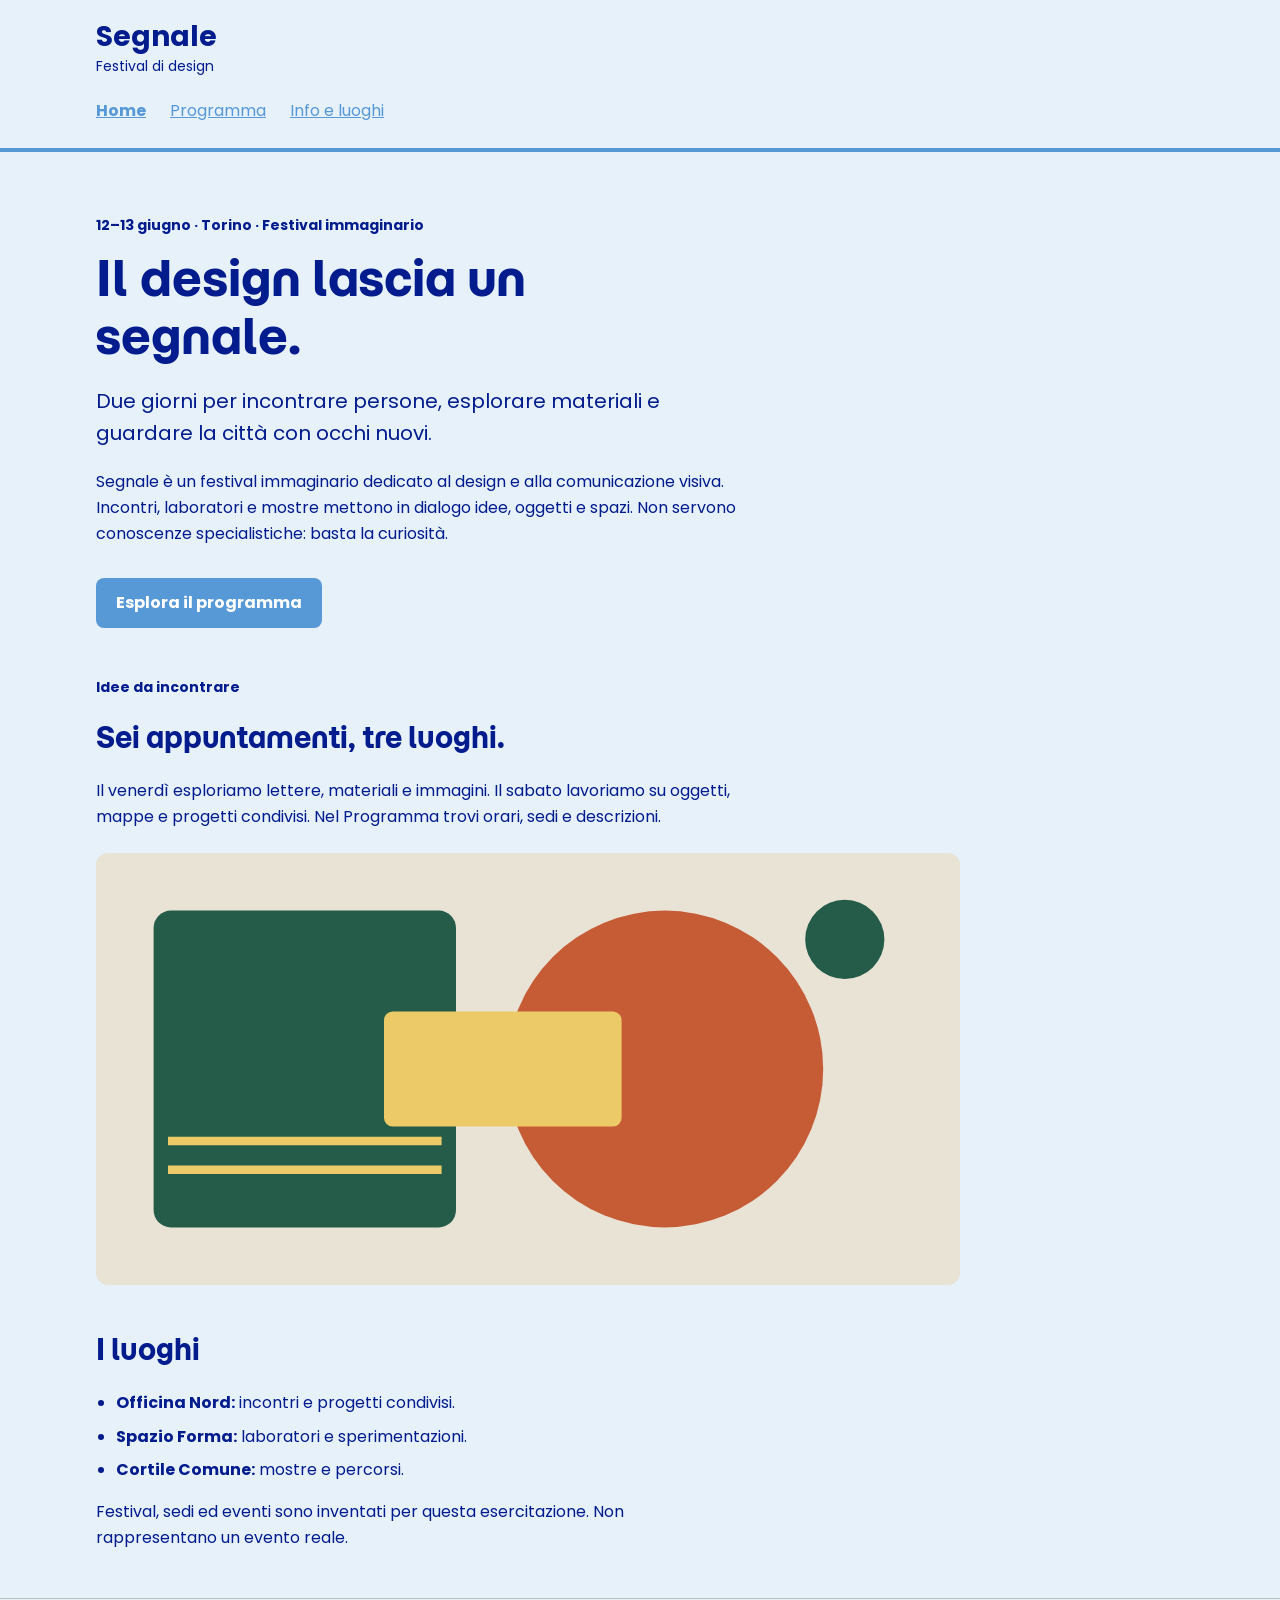
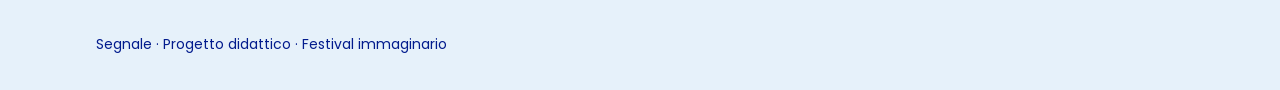
<file: index.html>
<!doctype html>
<html lang="it">
<head>
  <link rel="preconnect" href="https://fonts.googleapis.com">
  <link rel="preconnect" href="https://fonts.gstatic.com" crossorigin>
  <link href="https://fonts.googleapis.com/css2?family=Momo+Trust+Display&family=Poppins:wght@400;500;600;700&display=swap" rel="stylesheet">
  <meta charset="utf-8">
  <meta name="viewport" content="width=device-width, initial-scale=1">
  <title>Segnale — Festival di design</title>
  <link rel="stylesheet" href="style.css">
</head>
<body>
  <a class="skip-link" href="#contenuto">Vai al contenuto</a>
  <header class="site-header">
    <div class="container">
      <a class="brand" href="index.html">Segnale<span>Festival di design</span></a>
      <nav aria-label="Navigazione principale">
        <a href="index.html" aria-current="page">Home</a>

        <a href="programma.html">Programma</a>
        <a href="info.html">Info e luoghi</a>
      </nav>
    </div>
  </header>

  <main id="contenuto" class="container">
    <section class="intro" aria-labelledby="titolo-home">
      <p class="eyebrow">12–13 giugno · Torino · Festival immaginario</p>
      <h1 id="titolo-home">Il design lascia un segnale.</h1>
      <p class="lead">Due giorni per incontrare persone, esplorare materiali e guardare la città con occhi nuovi.</p>
      <p class="reading-text">Segnale è un festival immaginario dedicato al design e alla comunicazione visiva. Incontri, laboratori e mostre mettono in dialogo idee, oggetti e spazi. Non servono conoscenze specialistiche: basta la curiosità.</p>
      <!-- Da completare: anche questo collegamento deve aprire il Programma. -->
      <a class="button-link" href="programma.html">Esplora il programma</a>
    </section>

    <section class="content-section" aria-labelledby="titolo-festival">
      <p class="eyebrow">Idee da incontrare</p>
      <h2 id="titolo-festival">Sei appuntamenti, tre luoghi.</h2>
      <p class="reading-text">Il venerdì esploriamo lettere, materiali e immagini. Il sabato lavoriamo su oggetti, mappe e progetti condivisi. Nel Programma trovi orari, sedi e descrizioni.</p>
      <img class="festival-image" src="assets/festival.svg" alt="Composizione geometrica di cerchi e rettangoli nei colori del festival" width="1200" height="600">
    </section>

    <section class="content-section" aria-labelledby="titolo-luoghi">
      <h2 id="titolo-luoghi">I luoghi</h2>
      <ul class="venues">
        <li><strong>Officina Nord:</strong> incontri e progetti condivisi.</li>
        <li><strong>Spazio Forma:</strong> laboratori e sperimentazioni.</li>
        <li><strong>Cortile Comune:</strong> mostre e percorsi.</li>
      </ul>
      <p class="reading-text">Festival, sedi ed eventi sono inventati per questa esercitazione. Non rappresentano un evento reale.</p>
    </section>
  </main>

  <footer class="site-footer"><div class="container"><p>Segnale · Progetto didattico · Festival immaginario</p></div></footer>
</body>
</html>
</file>
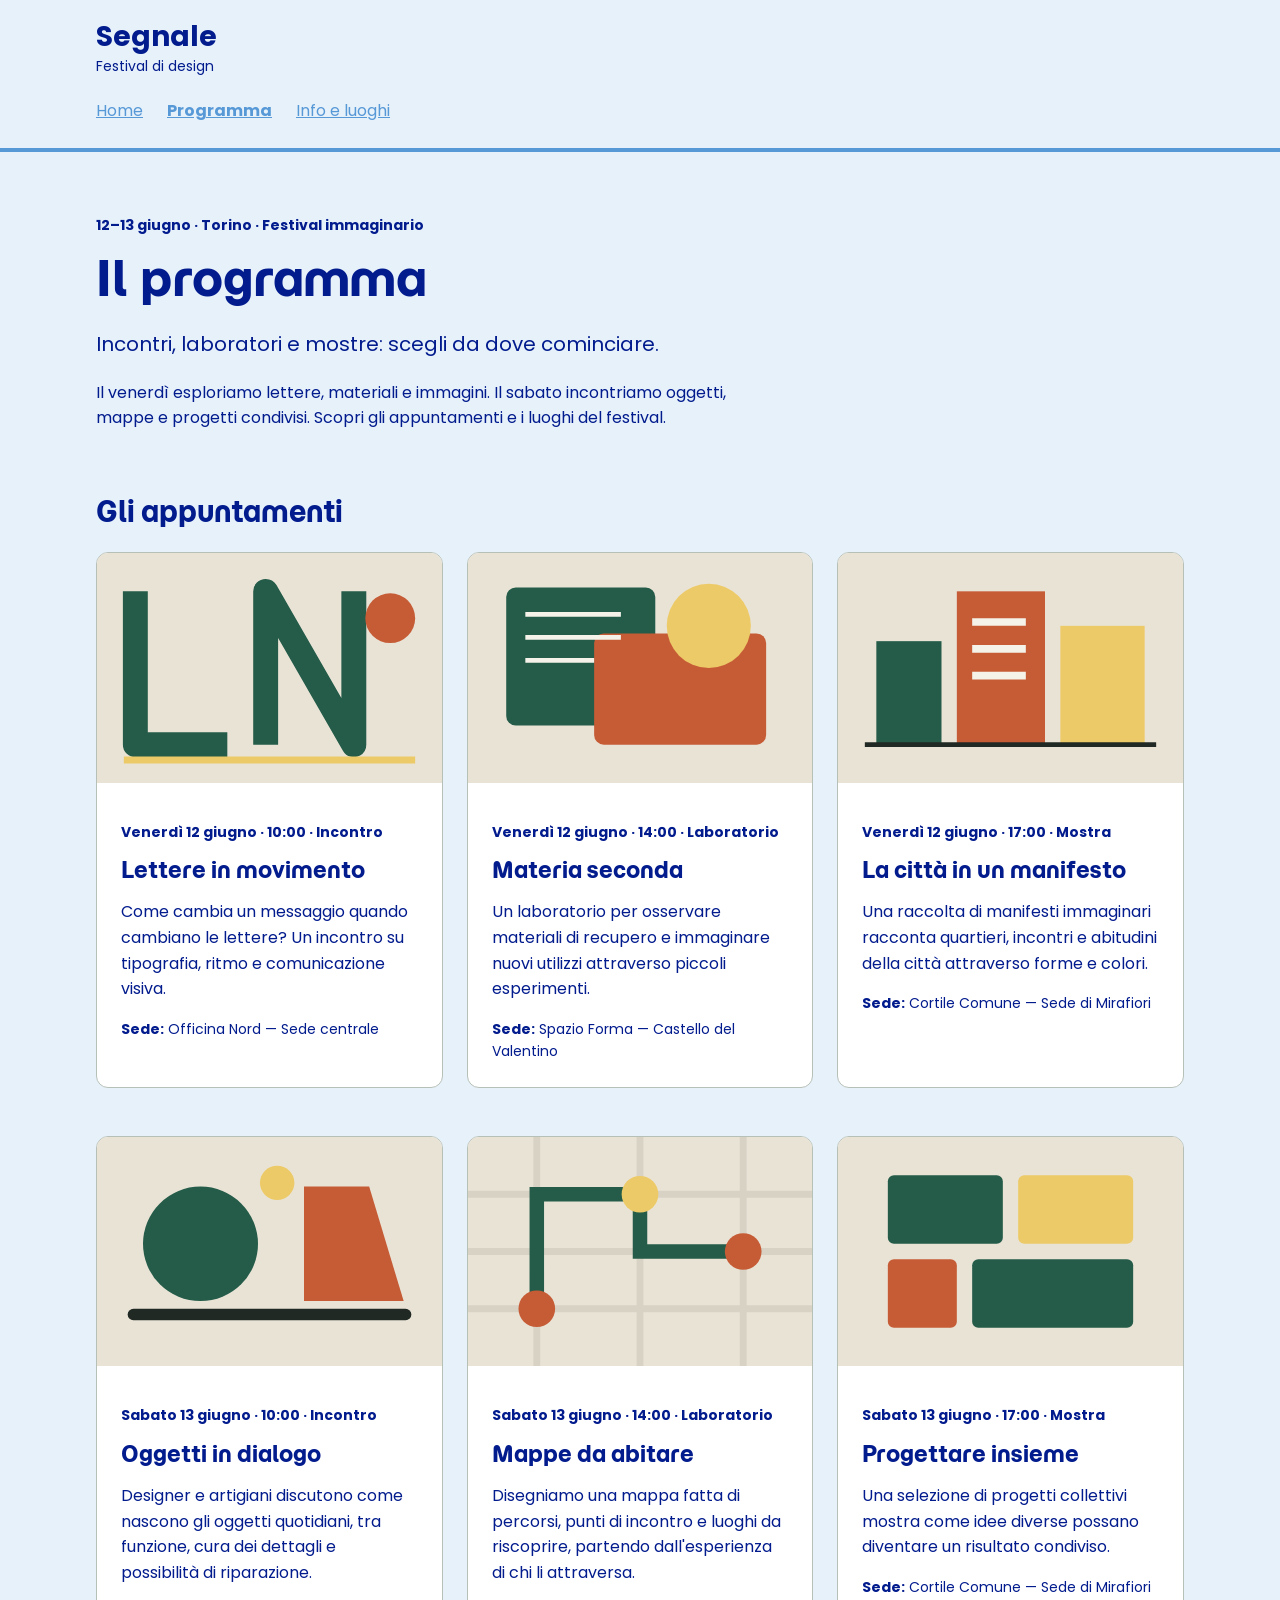
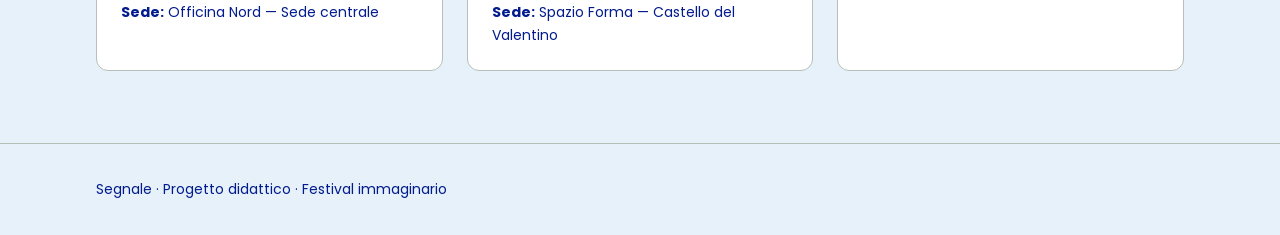
<file: programma.html>
<!doctype html>
<html lang="it">
<head>
  <meta charset="utf-8">
  <meta name="viewport" content="width=device-width, initial-scale=1">
  <title>Programma — Segnale</title>
  <link rel="preconnect" href="https://fonts.googleapis.com">
  <link rel="preconnect" href="https://fonts.gstatic.com" crossorigin>
  <link href="https://fonts.googleapis.com/css2?family=Momo+Trust+Display&family=Poppins:wght@400;500;600;700&display=swap" rel="stylesheet">
  <link rel="stylesheet" href="style.css">
</head>
<body>
  <a class="skip-link" href="#contenuto">Vai al contenuto</a>
  <header class="site-header">
    <div class="container">
      <a class="brand" href="index.html">Segnale<span>Festival di design</span></a>
      <nav aria-label="Navigazione principale">
        <a href="index.html">Home</a>
        <a href="programma.html" aria-current="page">Programma</a>
        <a href="info.html">Info e luoghi</a>
      </nav>
    </div>
  </header>

  <main id="contenuto" class="container">
    <section class="intro" aria-labelledby="titolo-programma">
      <p class="eyebrow">12–13 giugno · Torino · Festival immaginario</p>
      <h1 id="titolo-programma">Il programma</h1>
      <p class="lead">Incontri, laboratori e mostre: scegli da dove cominciare.</p>
      <p class="reading-text">Il venerdì esploriamo lettere, materiali e immagini. Il sabato incontriamo oggetti, mappe e progetti condivisi. Scopri gli appuntamenti e i luoghi del festival.</p>
    </section>

   <section class="content-section" aria-labelledby="titolo-eventi">
      <h2 id="titolo-eventi">Gli appuntamenti</h2>

      <p id="stato" class="stato" role="status" hidden></p>

      <div id="elenco-eventi" class="event-grid" aria-busy="true"></div>

      <noscript>
        <p class="stato stato-errore">Per vedere il programma è necessario attivare JavaScript.</p>
      </noscript>
    </section>
  </main>

  <footer class="site-footer"><div class="container"><p>Segnale · Progetto didattico · Festival immaginario</p></div></footer>

  <script>
    const URL_EVENTI = "dati/eventi.json";
    const URL_SEDI = "dati/sedi.json";
    const SEDE_MANCANTE = "Sede da definire";

    const elenco = document.getElementById("elenco-eventi");
    const stato = document.getElementById("stato");

    /* ---------- Messaggi di stato ---------- */

    function mostraStato(testo, errore = false) {
      stato.textContent = testo;
      stato.classList.toggle("stato-errore", errore);
      stato.setAttribute("role", errore ? "alert" : "status");
      stato.hidden = false;
    }

    function nascondiStato() {
      stato.hidden = true;
      stato.textContent = "";
    }

    /* ---------- Caricamento dei dati ---------- */

    function erroreFile(url) {
      const errore = new Error("File non leggibile: " + url);
      errore.file = url;
      return errore;
    }

    async function caricaJson(url) {
      let risposta;
      try {
        risposta = await fetch(url);
      } catch {
        throw erroreFile(url);
      }
      if (!risposta.ok) {
        throw erroreFile(url);
      }
      try {
        const dati = await risposta.json();
        if (!Array.isArray(dati)) {
          throw new Error("Formato non valido");
        }
        return dati;
      } catch {
        throw erroreFile(url);
      }
    }

    /* ---------- Costruzione delle schede ---------- */

    function crea(tag, classe, testo) {
      const nodo = document.createElement(tag);
      if (classe) nodo.className = classe;
      if (testo !== undefined) nodo.textContent = testo;
      return nodo;
    }

    function formattaData(iso) {
      if (!iso) return "";
      const [anno, mese, giorno] = String(iso).split("-").map(Number);
      const data = new Date(anno, mese - 1, giorno);
      if (Number.isNaN(data.getTime())) return String(iso);
      const testo = data.toLocaleDateString("it-IT", {
        weekday: "long",
        day: "numeric",
        month: "long"
      });
      return testo.charAt(0).toUpperCase() + testo.slice(1);
    }

    function creaScheda(evento, nomiSedi) {
      const scheda = crea("article", "event-card");

      if (evento.immagine) {
        const immagine = document.createElement("img");
        immagine.src = evento.immagine;
        immagine.alt = evento.immagine_alt || "";
        immagine.width = 900;
        immagine.height = 600;
        immagine.loading = "lazy";
        scheda.append(immagine);
      }

      const corpo = crea("div", "event-body");

      const meta = [formattaData(evento.data), evento.orario, evento.categoria]
        .filter(Boolean)
        .join(" · ");
      corpo.append(crea("p", "event-meta", meta));
      corpo.append(crea("h3", "", evento.titolo || "Evento senza titolo"));
      corpo.append(crea("p", "", evento.descrizione || ""));

      const nomeSede = nomiSedi.get(evento.sede_id) || SEDE_MANCANTE;
      const luogo = crea("p", "event-place");
      luogo.append(crea("strong", "", "Sede:"), " " + nomeSede);
      corpo.append(luogo);

      scheda.append(corpo);
      return scheda;
    }

    /* ---------- Avvio ---------- */

    async function avviaProgramma() {
      mostraStato("Caricamento del programma…");

      try {
        const [eventi, sedi] = await Promise.all([
          caricaJson(URL_EVENTI),
          caricaJson(URL_SEDI)
        ]);

        if (eventi.length === 0) {
          mostraStato("Al momento non ci sono eventi in programma.");
          return;
        }

        const nomiSedi = new Map(sedi.map((sede) => [sede.id, sede.nome]));

        // Ordine cronologico: prima per data, poi per orario
        const ordinati = [...eventi].sort((a, b) =>
          `${a.data} ${a.orario}`.localeCompare(`${b.data} ${b.orario}`)
        );

        const schede = ordinati.map((evento) => creaScheda(evento, nomiSedi));
        elenco.replaceChildren(...schede);
        nascondiStato();
      } catch (errore) {
        const messaggio = errore.file
          ? `Non è stato possibile leggere il file ${errore.file}. Riprova più tardi.`
          : "Non è stato possibile mostrare il programma. Riprova più tardi.";
        mostraStato(messaggio, true);
      } finally {
        elenco.setAttribute("aria-busy", "false");
      }
    }

    avviaProgramma();
  </script>
</body>
</html>
</file>
<file: style.css>
/* Stile iniziale: tipografia, colori e variabili CSS sono già predisposti.
   Lavoreremo su collegamenti, CSS condiviso e disposizione delle schede. */

/* Scelte comuni: ogni regola usa var() per richiamarne il valore. */
:root {
  --colore-primario: #5798D7;
  --colore-primario-scuro: #021B8D;
  --colore-sfondo: #E6F1FA;
  --colore-testo: #021B8D;
  --font-testo: "Poppins", Arial, sans-serif;
  --font-titoli: "Momo Trust Display", Arial, sans-serif;
}

* {
  box-sizing: border-box;
}

body {
  margin: 0;
  background: var(--colore-sfondo);
  color: var(--colore-testo);
  font-family: var(--font-testo);
  font-size: 1rem;
  line-height: 1.6;
}

a {
  color: var(--colore-primario);
}

a:hover {
  text-decoration-thickness: 3px;
}

a:focus-visible {
  outline: 3px solid var(--colore-testo);
  outline-offset: 4px;
}

.container {
  width: 92%;
  max-width: 68rem;
  margin: 0 auto;
}

.site-header {
  padding: 1.25rem 0;
  border-bottom: 4px solid var(--colore-primario);
}

.site-header {
  position: sticky;
  top: 0;
  z-index: 100;                       
  padding: 1.25rem 0;
  background: var(--colore-sfondo);   
  border-bottom: 4px solid var(--colore-primario);
}

.brand {
  display: inline-block;
  color: var(--colore-testo);
  font-size: 1.75rem;
  font-weight: bold;
  line-height: 1.2;
  text-decoration: none;
}

.brand span {
  display: block;
  margin-top: 0.25rem;
  font-size: 0.875rem;
  font-weight: normal;
}

nav {
  display: flex;
  flex-direction: column;   
  align-items: flex-start;
  gap: 0.25rem;
  margin-top: 1rem;
}

nav a {
  display: block;
  padding: 0.5rem 0;        
}

nav a[aria-current="page"] {
  font-weight: bold;
}

.site-header {
  padding: 0.75rem 0;
}

nav {
  margin-top: 0.5rem;
}

@media (min-width: 600px) {
  .site-header {
    padding: 1.25rem 0;
  }

  nav {
    margin-top: 1rem;
  }
}

@media (min-width: 600px) {
  nav {
    flex-direction: row;    
    flex-wrap: wrap;        
    align-items: center;
    gap: 0.25rem 1.5rem;
  }

  nav a {
    padding: 0.25rem 0;
  }
}

.intro {
  padding: 3rem 0 1rem;
}

.eyebrow,
.event-meta {
  color: var(--colore-testo);
  font-size: 0.875rem;
  font-weight: bold;
}

h1,
h2,
h3 {
  font-family: var(--font-titoli);
  font-weight: 400;
  line-height: 1.2;
}

h1 {
  max-width: 18ch;
  margin: 0.75rem 0 1.25rem;
  font-size: 3rem;
}

h2 {
  font-size: 1.75rem;
}

h3 {
  margin: 0.5rem 0 0.75rem;
  font-size: 1.375rem;
}

.lead {
  max-width: 48ch;
  font-size: 1.25rem;
}

.reading-text {
  max-width: 65ch;
}

.button-link {
  display: inline-block;
  margin-top: 1rem;
  padding: 0.75rem 1.25rem;
  border-radius: 0.5rem;
  background: var(--colore-primario);
  color: #ffffff;
  font-weight: bold;
  text-decoration: none;
}

.button-link:hover {
  background: var(--colore-primario-scuro);
}

.content-section {
  margin: 2rem 0 3rem;
}

.festival-image {
  display: block;
  width: 100%;
  max-width: 54rem;
  height: auto;
  margin-top: 1.5rem;
  border-radius: 0.75rem;
}

.venues {
  padding-left: 1.25rem;
}

.venues li {
  margin-bottom: 0.5rem;
}

.event-grid {
  display: grid;
  grid-template-columns: minmax(0, 1fr);
  gap: 1.5rem;
}

@media (min-width: 600px) {
  .event-grid {
    grid-template-columns: repeat(2, minmax(0, 1fr));
  }
}

@media (min-width: 1024px) {
  .event-grid {
    grid-template-columns: repeat(3, minmax(0, 1fr));
  }
}

.event-card {
  margin-bottom: 1.5rem;
  overflow: hidden;
  border: 1px solid #b7c0b7;
  border-radius: 0.75rem;
  background: #ffffff;
}

.event-card img {
  display: block;
  width: 100%;
  height: auto;
}

.event-body {
  padding: 1.5rem;
}

.event-body p:last-child {
  margin-bottom: 0;
}

.event-place {
  color: var(--colore-testo);
  font-size: 0.875rem;
}

.site-footer {
  padding: 1.25rem 0;
  border-top: 1px solid #b7c0b7;
  color: var(--colore-testo);
  font-size: 0.875rem;
}

.skip-link {
  position: absolute;
  top: -6rem;
  left: 1rem;
  padding: 0.75rem 1rem;
  background: #ffffff;
  color: var(--colore-testo);
}

.skip-link:focus {
  top: 1rem;
}


.luoghi-swiper {
  max-width: 67rem;
  overflow: hidden;
  border-radius: 0.75rem;
}

.luoghi-swiper figure {
  margin: 0;
  overflow: hidden;
  border: 1px solid #b7c0b7;
  border-radius: 0.75rem;
  background: #ffffff;
}

.luoghi-swiper img {
  display: block;
  width: 100%;
  height: auto;
}

.luoghi-swiper figcaption {
  padding: 1rem 1.5rem;
}

.luoghi-swiper figcaption h3 {
  margin-top: 0;
}

.luoghi-comandi {
  display: flex;
  justify-content: space-between;
  margin-top: 1rem;
}

.luoghi-comandi .swiper-button-prev,
.luoghi-comandi .swiper-button-next {

  width: 2.75rem;
  height: 2.75rem;
  margin: 0;
  border: 1px solid var(--colore-primario);
  border-radius: 50%;
  background: #ffffff;
  color: var(--colore-primario);
}

.luoghi-comandi .swiper-button-prev::after,
.luoghi-comandi .swiper-button-next::after {
  font-size: 1rem;
  font-weight: bold;
}

.mappa {
  width: 100%;
}

.mappa iframe {
  display: block;
  width: 100%;
  height: 32rem;
  border: 0;
}

.indirizzi-sedi li {
  margin-bottom: 0.75rem;
}

.indirizzi-sedi {
  display: grid;
  grid-template-columns: repeat(auto-fit, minmax(min(100%, 15rem), 1fr));
  gap: 1rem;
}

.sede-card {
  padding: 1.25rem;
  border: 1px solid #b7c0b7;
  border-radius: 0.75rem;
  background: #ffffff;
}

.sede-card h3 {
  margin-top: 0;
}

.sede-card p {
  margin-bottom: 1rem;
}

.stato {
  padding: 1rem 1.25rem;
  border: 1px solid #b7c0b7;
  border-radius: 0.75rem;
  background: #ffffff;
}

.stato-errore {
  border-color: #b00020;
  color: #b00020;
}

.meteo-card {
  width: 100%;
  padding: 1.5rem;
  border: 1px solid #b7c0b7;
  border-radius: 0.75rem;
  background: #ffffff;
}

.meteo-dati {
  display: grid;
  grid-template-columns: repeat(auto-fit, minmax(min(100%, 14rem), 1fr));
  gap: 1.5rem;
  padding-bottom: 1.25rem;
  border-bottom: 1px solid #e0e6e0;
}

.meteo-etichetta {
  display: block;
  font-size: 0.875rem;
  font-weight: 600;
  color: var(--colore-primario);
}

.meteo-valore {
  display: block;
  margin-top: 0.25rem;
  font-family: var(--font-titoli);
  font-size: 1.75rem;
  font-weight: 400;
  color: var(--colore-testo);
}

.meteo-fonte {
  margin: 1rem 0 0;
  font-size: 0.875rem;
}
</file>
